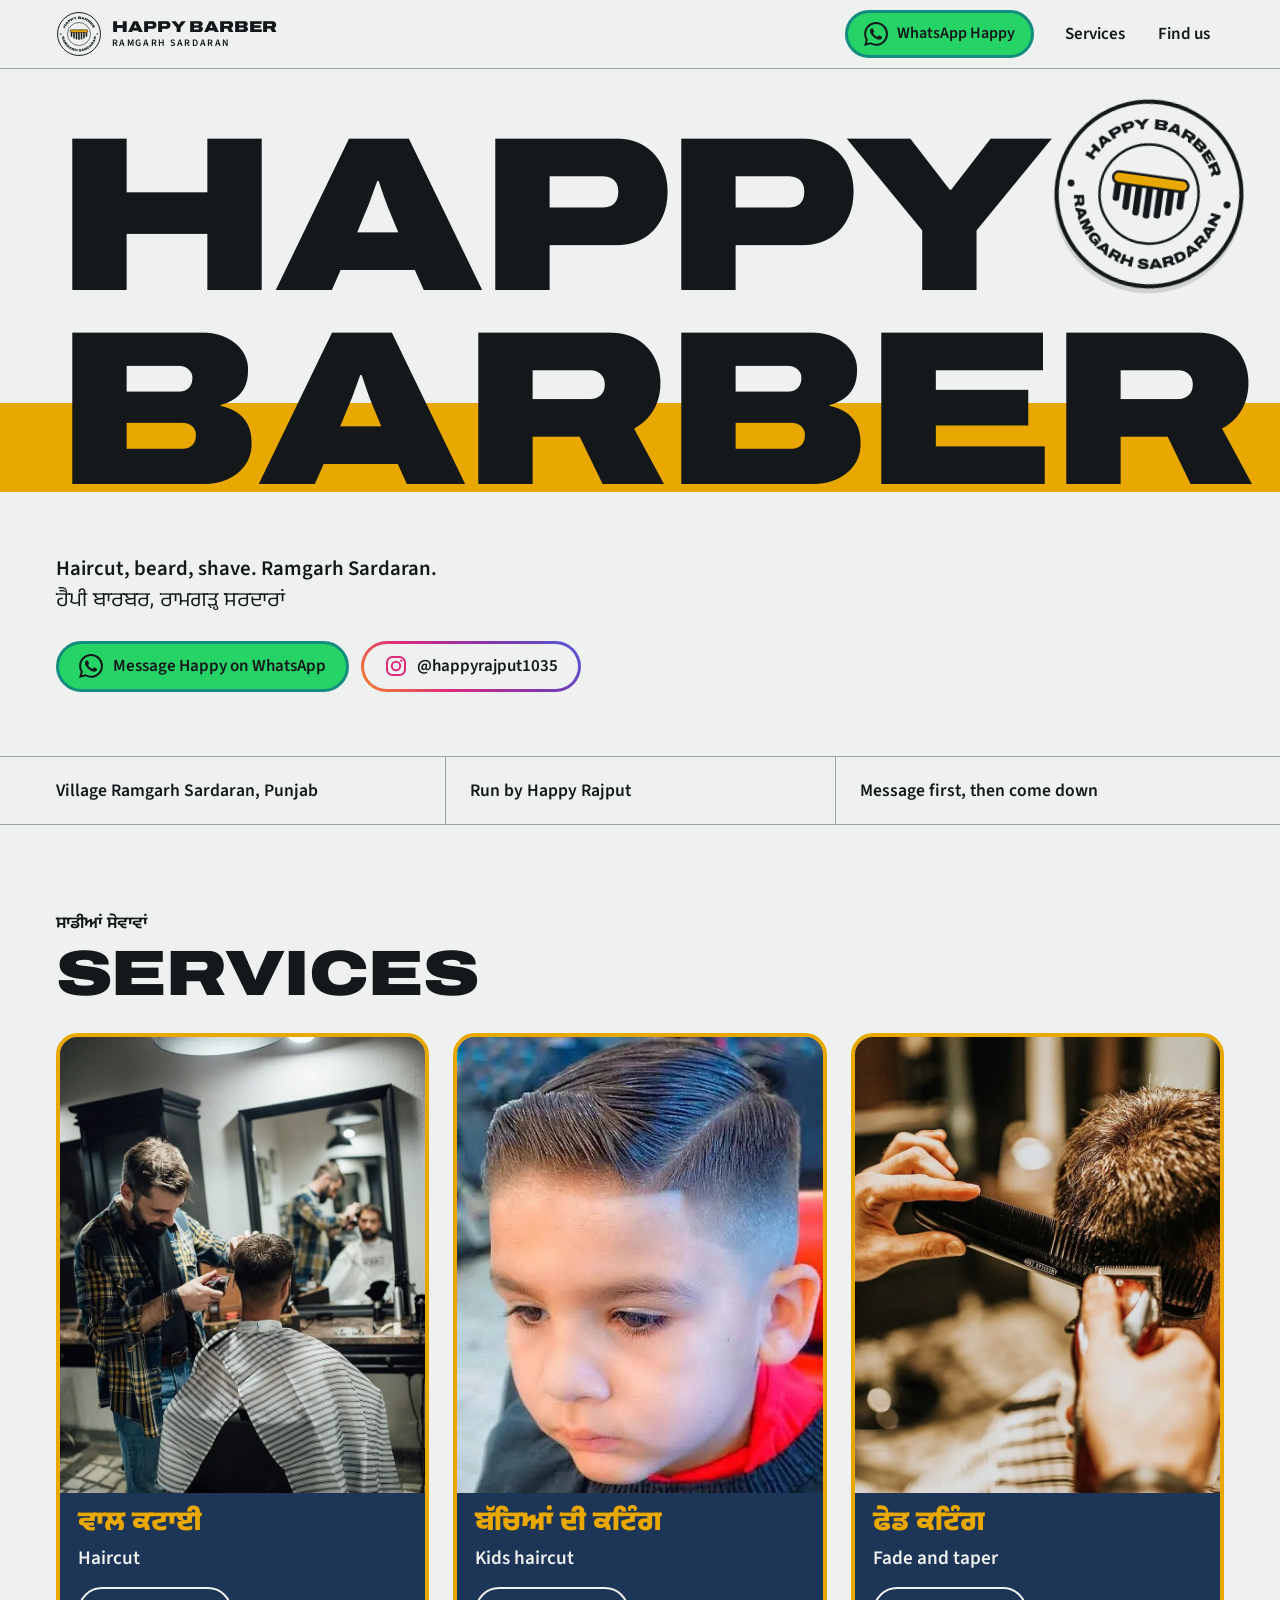
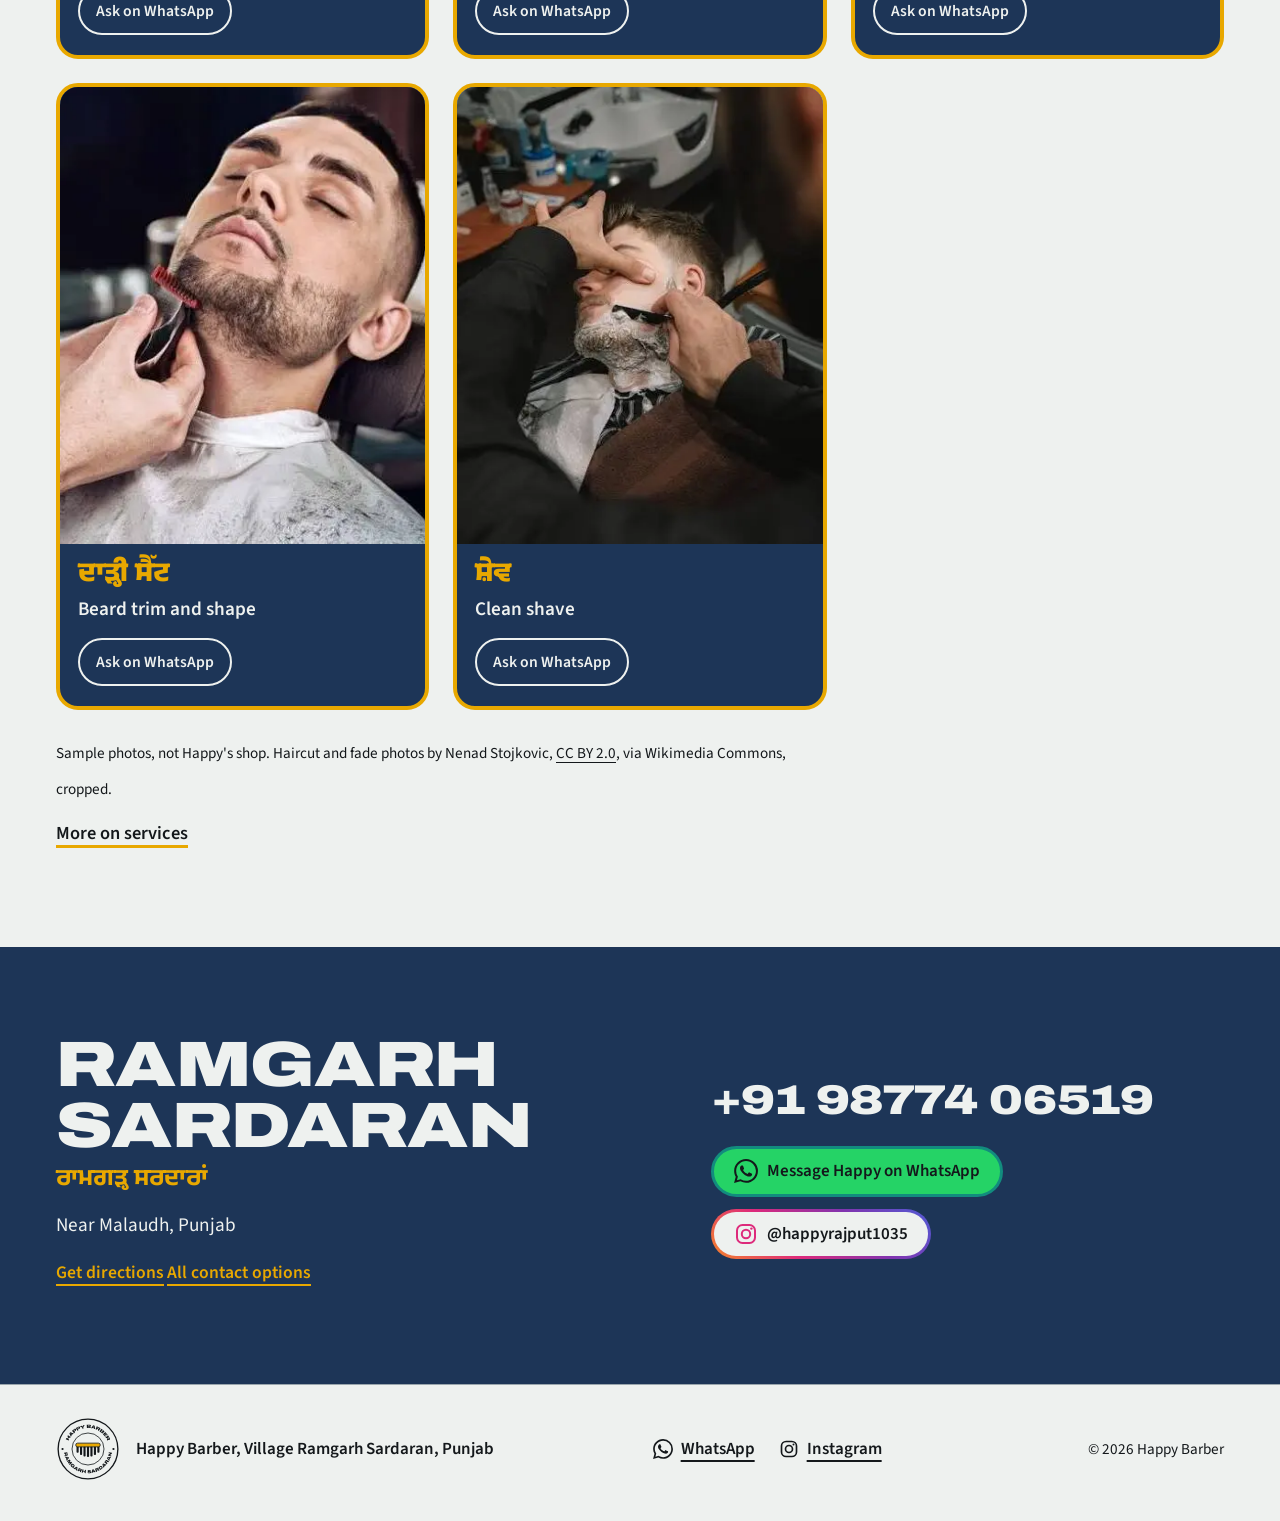
<file: index.html>
<!DOCTYPE html>
<html lang="en" class="no-js">
<head>
<meta charset="utf-8">
<meta name="viewport" content="width=device-width, initial-scale=1">
<title>Happy Barber, Ramgarh Sardaran | Haircut, beard and shave</title>
<meta name="description" content="Happy Barber is the village barber of Ramgarh Sardaran, Punjab. Haircut, beard and shave. Message Happy Rajput on WhatsApp and come down.">
<meta name="theme-color" content="#EEF1EF">
<meta property="og:type" content="website">
<meta property="og:site_name" content="Happy Barber">
<meta property="og:title" content="Happy Barber, Ramgarh Sardaran | Haircut, beard and shave">
<meta property="og:description" content="Happy Barber is the village barber of Ramgarh Sardaran, Punjab. Haircut, beard and shave. Message Happy Rajput on WhatsApp and come down.">
<meta property="og:image" content="images/og-card.png">
<meta property="og:image:width" content="1200">
<meta property="og:image:height" content="630">
<meta property="og:image:alt" content="Happy Barber seal and wordmark, Ramgarh Sardaran">
<meta name="twitter:card" content="summary_large_image">
<meta name="twitter:title" content="Happy Barber, Ramgarh Sardaran | Haircut, beard and shave">
<meta name="twitter:description" content="Happy Barber is the village barber of Ramgarh Sardaran, Punjab. Haircut, beard and shave. Message Happy Rajput on WhatsApp and come down.">
<meta name="twitter:image" content="images/og-card.png">
<link rel="icon" href="images/favicon.svg" type="image/svg+xml">
<link rel="apple-touch-icon" href="images/apple-touch-icon.png">
<link rel="preconnect" href="https://fonts.googleapis.com">
<link rel="preconnect" href="https://fonts.gstatic.com" crossorigin>
<link rel="stylesheet" href="https://fonts.googleapis.com/css2?family=Anek+Gurmukhi:wght@400..800&amp;family=Archivo:wdth,wght@125,800..900&amp;family=Source+Sans+3:wght@400;600&amp;display=swap">
<link rel="stylesheet" href="styles.css">
<script src="main.js"></script>
<script type="application/ld+json">
{
  "@context": "https://schema.org",
  "@type": "HairSalon",
  "name": "Happy Barber",
  "telephone": "+919877406519",
  "address": {
    "@type": "PostalAddress",
    "addressLocality": "Ramgarh Sardaran",
    "addressRegion": "Punjab",
    "postalCode": "141119",
    "addressCountry": "IN"
  },
  "sameAs": ["https://www.instagram.com/happyrajput1035/"]
}
</script>
</head>
<body>
<a class="skip-link" href="#main">Skip to content</a>
<header class="site-header" id="top">
  <div class="wrap site-header__inner">
    <a class="lockup" href="index.html" aria-label="Happy Barber, Ramgarh Sardaran, home">
      <!-- fallback logo, designed in-house, replace if the client supplies a real one -->
      <img src="images/logo.svg" width="46" height="46" alt="">
      <span>
        <span class="lockup__name">Happy Barber</span>
        <span class="lockup__sub">Ramgarh Sardaran</span>
      </span>
    </a>
    <a class="btn btn--wa btn--sm wa-pill" href="https://wa.me/919877406519?text=Sat%20Sri%20Akal%20Happy%2C%20I%20want%20to%20book%20a%20cut." target="_blank" rel="noopener noreferrer" aria-label="WhatsApp Happy">
      <svg viewBox="0 0 24 24" aria-hidden="true" focusable="false"><path d="M17.472 14.382c-.297-.149-1.758-.867-2.03-.967-.273-.099-.471-.148-.67.15-.197.297-.767.966-.94 1.164-.173.199-.347.223-.644.075-.297-.15-1.255-.463-2.39-1.475-.883-.788-1.48-1.761-1.653-2.059-.173-.297-.018-.458.13-.606.134-.133.298-.347.446-.52.149-.174.198-.298.298-.497.099-.198.05-.371-.025-.52-.075-.149-.669-1.612-.916-2.207-.242-.579-.487-.5-.669-.51-.173-.008-.371-.01-.57-.01-.198 0-.52.074-.792.372-.272.297-1.04 1.016-1.04 2.479 0 1.462 1.065 2.875 1.213 3.074.149.198 2.096 3.2 5.077 4.487.709.306 1.262.489 1.694.625.712.227 1.36.195 1.871.118.571-.085 1.758-.719 2.006-1.413.248-.694.248-1.289.173-1.413-.074-.124-.272-.198-.57-.347m-5.421 7.403h-.004a9.87 9.87 0 01-5.031-1.378l-.361-.214-3.741.982.998-3.648-.235-.374a9.86 9.86 0 01-1.51-5.26c.001-5.45 4.436-9.884 9.888-9.884 2.64 0 5.122 1.03 6.988 2.898a9.825 9.825 0 012.893 6.994c-.003 5.45-4.437 9.884-9.885 9.884m8.413-18.297A11.815 11.815 0 0012.05 0C5.495 0 .16 5.335.157 11.892c0 2.096.547 4.142 1.588 5.945L.057 24l6.305-1.654a11.882 11.882 0 005.683 1.448h.005c6.554 0 11.89-5.335 11.893-11.893a11.821 11.821 0 00-3.48-8.413Z"/></svg><span class="wa-pill__text">WhatsApp<span class="wa-pill__extra"> Happy</span></span>
    </a>
    <button class="nav-toggle" type="button" aria-expanded="false" aria-controls="site-nav" aria-label="Menu">
      <span class="nav-toggle__bars"></span>
    </button>
    <nav class="site-nav" id="site-nav" aria-label="Main">
      <a href="services.html">Services</a>
      <a href="contact.html">Find us</a>
    </nav>
  </div>
</header>
<main id="main" tabindex="-1">

  <section class="hero" aria-labelledby="hero-title">
    <!-- fallback logo, designed in-house, replace if the client supplies a real one -->
    <img class="hero__seal" src="images/logo.svg" width="300" height="300" alt="Happy Barber seal, a comb whose teeth form a smile">
    <div class="wrap hero__inner">
      <h1 class="hero__mark" id="hero-title"><span>Happy</span><span class="hero__barber">Barber</span></h1>
      <div class="hero__body">
        <p class="hero__line">Haircut, beard, shave. Ramgarh Sardaran.</p>
        <p class="hero__pa" lang="pa">ਹੈਪੀ ਬਾਰਬਰ, ਰਾਮਗੜ੍ਹ ਸਰਦਾਰਾਂ</p>
        <div class="hero__cta">
          <a class="btn btn--wa" href="https://wa.me/919877406519?text=Sat%20Sri%20Akal%20Happy%2C%20I%20want%20to%20book%20a%20cut." target="_blank" rel="noopener noreferrer"><svg viewBox="0 0 24 24" aria-hidden="true" focusable="false"><path d="M17.472 14.382c-.297-.149-1.758-.867-2.03-.967-.273-.099-.471-.148-.67.15-.197.297-.767.966-.94 1.164-.173.199-.347.223-.644.075-.297-.15-1.255-.463-2.39-1.475-.883-.788-1.48-1.761-1.653-2.059-.173-.297-.018-.458.13-.606.134-.133.298-.347.446-.52.149-.174.198-.298.298-.497.099-.198.05-.371-.025-.52-.075-.149-.669-1.612-.916-2.207-.242-.579-.487-.5-.669-.51-.173-.008-.371-.01-.57-.01-.198 0-.52.074-.792.372-.272.297-1.04 1.016-1.04 2.479 0 1.462 1.065 2.875 1.213 3.074.149.198 2.096 3.2 5.077 4.487.709.306 1.262.489 1.694.625.712.227 1.36.195 1.871.118.571-.085 1.758-.719 2.006-1.413.248-.694.248-1.289.173-1.413-.074-.124-.272-.198-.57-.347m-5.421 7.403h-.004a9.87 9.87 0 01-5.031-1.378l-.361-.214-3.741.982.998-3.648-.235-.374a9.86 9.86 0 01-1.51-5.26c.001-5.45 4.436-9.884 9.888-9.884 2.64 0 5.122 1.03 6.988 2.898a9.825 9.825 0 012.893 6.994c-.003 5.45-4.437 9.884-9.885 9.884m8.413-18.297A11.815 11.815 0 0012.05 0C5.495 0 .16 5.335.157 11.892c0 2.096.547 4.142 1.588 5.945L.057 24l6.305-1.654a11.882 11.882 0 005.683 1.448h.005c6.554 0 11.89-5.335 11.893-11.893a11.821 11.821 0 00-3.48-8.413Z"/></svg>Message Happy on WhatsApp</a>
          <a class="btn btn--ig" href="https://www.instagram.com/happyrajput1035/" target="_blank" rel="noopener noreferrer"><svg viewBox="0 0 24 24" aria-hidden="true" focusable="false"><rect x="3" y="3" width="18" height="18" rx="5.5"/><circle cx="12" cy="12" r="4.2"/><circle class="dot" cx="17.4" cy="6.6" r="1.2"/></svg>@happyrajput1035</a>
        </div>
      </div>
    </div>
  </section>

  <section class="facts" aria-label="At a glance">
    <div class="wrap">
      <ul>
        <li>Village Ramgarh Sardaran, Punjab</li>
        <li>Run by Happy Rajput</li>
        <li>Message first, then come down</li>
      </ul>
    </div>
  </section>

  <section class="section" aria-labelledby="services-title">
    <div class="wrap">
      <div class="section__head">
        <span class="eyebrow" lang="pa">ਸਾਡੀਆਂ ਸੇਵਾਵਾਂ</span>
        <h2 class="display section__title" id="services-title">Services</h2>
      </div>
      <!-- TO CONFIRM: the service list is a generic village barber menu, not Happy's confirmed list. -->
      <!-- PHOTO SLOTS: these are sample photos, not Happy's shop. To use his own, replace the jpg and webp files named in each card and update the alt text. -->
      <ul class="svc-grid">
      <li class="svc">
        <figure class="svc__fig">
          <picture>
            <source srcset="images/barber-trimming-hair-with-clipper-in-front-of-mirror.webp" type="image/webp">
            <img src="images/barber-trimming-hair-with-clipper-in-front-of-mirror.jpg" width="800" height="1000" alt="A barber in a checked shirt trims a seated client's hair with a clipper, with a mirror behind them" loading="lazy">
          </picture>
        </figure>
        <div class="svc__body">
          <span class="svc__pa" lang="pa">ਵਾਲ ਕਟਾਈ</span>
          <h3 class="svc__en">Haircut</h3>
          <!-- <span class="rate">Rs 000</span> -->
          <a class="pill" data-service="haircut" href="https://wa.me/919877406519?text=Sat%20Sri%20Akal%20Happy%2C%20I%20want%20a%20haircut%20at%20your%20shop%20in%20Ramgarh%20Sardaran.%20Are%20you%20free%20today%3F" target="_blank" rel="noopener noreferrer">Ask on WhatsApp<span class="visually-hidden">: Haircut</span></a>
        </div>
      </li>
      <li class="svc">
        <figure class="svc__fig">
          <picture>
            <source srcset="images/kids-haircut-with-neat-side-parting.webp" type="image/webp">
            <img src="images/kids-haircut-with-neat-side-parting.jpg" width="452" height="565" alt="A young boy in a barber's cape with a neat side-parted haircut and short faded sides" loading="lazy">
          </picture>
        </figure>
        <div class="svc__body">
          <span class="svc__pa" lang="pa">ਬੱਚਿਆਂ ਦੀ ਕਟਿੰਗ</span>
          <h3 class="svc__en">Kids haircut</h3>
          <!-- <span class="rate">Rs 000</span> -->
          <a class="pill" data-service="kids haircut" href="https://wa.me/919877406519?text=Sat%20Sri%20Akal%20Happy%2C%20I%20want%20a%20kids%20haircut%20at%20your%20shop%20in%20Ramgarh%20Sardaran.%20Are%20you%20free%20today%3F" target="_blank" rel="noopener noreferrer">Ask on WhatsApp<span class="visually-hidden">: Kids haircut</span></a>
        </div>
      </li>
      <li class="svc">
        <figure class="svc__fig">
          <picture>
            <source srcset="images/barber-holding-comb-and-clipper-against-short-hair.webp" type="image/webp">
            <img src="images/barber-holding-comb-and-clipper-against-short-hair.jpg" width="800" height="1000" alt="Close view of a barber's hands holding a comb and a clipper against a client's short hair" loading="lazy">
          </picture>
        </figure>
        <div class="svc__body">
          <span class="svc__pa" lang="pa">ਫੇਡ ਕਟਿੰਗ</span>
          <h3 class="svc__en">Fade and taper</h3>
          <!-- <span class="rate">Rs 000</span> -->
          <a class="pill" data-service="fade and taper" href="https://wa.me/919877406519?text=Sat%20Sri%20Akal%20Happy%2C%20I%20want%20a%20fade%20and%20taper%20at%20your%20shop%20in%20Ramgarh%20Sardaran.%20Are%20you%20free%20today%3F" target="_blank" rel="noopener noreferrer">Ask on WhatsApp<span class="visually-hidden">: Fade and taper</span></a>
        </div>
      </li>
      <li class="svc">
        <figure class="svc__fig">
          <picture>
            <source srcset="images/barber-trimming-beard-with-trimmer-client-leaning-back.webp" type="image/webp">
            <img src="images/barber-trimming-beard-with-trimmer-client-leaning-back.jpg" width="358" height="447" alt="A barber trims the beard of a client leaning back in the chair" loading="lazy">
          </picture>
        </figure>
        <div class="svc__body">
          <span class="svc__pa" lang="pa">ਦਾੜ੍ਹੀ ਸੈੱਟ</span>
          <h3 class="svc__en">Beard trim and shape</h3>
          <!-- <span class="rate">Rs 000</span> -->
          <a class="pill" data-service="beard trim and shape" href="https://wa.me/919877406519?text=Sat%20Sri%20Akal%20Happy%2C%20I%20want%20a%20beard%20trim%20and%20shape%20at%20your%20shop%20in%20Ramgarh%20Sardaran.%20Are%20you%20free%20today%3F" target="_blank" rel="noopener noreferrer">Ask on WhatsApp<span class="visually-hidden">: Beard trim and shape</span></a>
        </div>
      </li>
      <li class="svc">
        <figure class="svc__fig">
          <picture>
            <source srcset="images/barber-shaving-foamed-beard-with-straight-razor.webp" type="image/webp">
            <img src="images/barber-shaving-foamed-beard-with-straight-razor.jpg" width="399" height="499" alt="A barber shaves a foam-covered beard with a straight razor" loading="lazy">
          </picture>
        </figure>
        <div class="svc__body">
          <span class="svc__pa" lang="pa">ਸ਼ੇਵ</span>
          <h3 class="svc__en">Clean shave</h3>
          <!-- <span class="rate">Rs 000</span> -->
          <a class="pill" data-service="clean shave" href="https://wa.me/919877406519?text=Sat%20Sri%20Akal%20Happy%2C%20I%20want%20a%20clean%20shave%20at%20your%20shop%20in%20Ramgarh%20Sardaran.%20Are%20you%20free%20today%3F" target="_blank" rel="noopener noreferrer">Ask on WhatsApp<span class="visually-hidden">: Clean shave</span></a>
        </div>
      </li>
      </ul>
      <p class="credit">Sample photos, not Happy's shop. Haircut and fade photos by Nenad Stojkovic, <a href="https://creativecommons.org/licenses/by/2.0" target="_blank" rel="noopener noreferrer">CC BY 2.0</a>, via Wikimedia Commons, cropped.</p>
      <p class="more"><a href="services.html">More on services</a></p>
    </div>
  </section>

  <section class="band" aria-labelledby="find-title">
    <div class="wrap band__grid">
      <div>
        <h2 class="display band__place" id="find-title">Ramgarh Sardaran</h2>
        <span class="band__pa" lang="pa">ਰਾਮਗੜ੍ਹ ਸਰਦਾਰਾਂ</span>
        <p class="band__near">Near Malaudh, Punjab</p>
        <a class="link-light" href="https://www.google.com/maps/search/?api=1&amp;query=Ramgarh+Sardaran+Punjab+141119" target="_blank" rel="noopener noreferrer">Get directions</a>
        <a class="link-light" href="contact.html">All contact options</a>
      </div>
      <div>
        <a class="band__phone" href="tel:+919877406519" aria-label="Call Happy on +91 98774 06519">+91 98774 06519</a>
        <div class="band__cta">
        <a class="btn btn--wa" href="https://wa.me/919877406519?text=Sat%20Sri%20Akal%20Happy%2C%20I%20want%20to%20book%20a%20cut." target="_blank" rel="noopener noreferrer"><svg viewBox="0 0 24 24" aria-hidden="true" focusable="false"><path d="M17.472 14.382c-.297-.149-1.758-.867-2.03-.967-.273-.099-.471-.148-.67.15-.197.297-.767.966-.94 1.164-.173.199-.347.223-.644.075-.297-.15-1.255-.463-2.39-1.475-.883-.788-1.48-1.761-1.653-2.059-.173-.297-.018-.458.13-.606.134-.133.298-.347.446-.52.149-.174.198-.298.298-.497.099-.198.05-.371-.025-.52-.075-.149-.669-1.612-.916-2.207-.242-.579-.487-.5-.669-.51-.173-.008-.371-.01-.57-.01-.198 0-.52.074-.792.372-.272.297-1.04 1.016-1.04 2.479 0 1.462 1.065 2.875 1.213 3.074.149.198 2.096 3.2 5.077 4.487.709.306 1.262.489 1.694.625.712.227 1.36.195 1.871.118.571-.085 1.758-.719 2.006-1.413.248-.694.248-1.289.173-1.413-.074-.124-.272-.198-.57-.347m-5.421 7.403h-.004a9.87 9.87 0 01-5.031-1.378l-.361-.214-3.741.982.998-3.648-.235-.374a9.86 9.86 0 01-1.51-5.26c.001-5.45 4.436-9.884 9.888-9.884 2.64 0 5.122 1.03 6.988 2.898a9.825 9.825 0 012.893 6.994c-.003 5.45-4.437 9.884-9.885 9.884m8.413-18.297A11.815 11.815 0 0012.05 0C5.495 0 .16 5.335.157 11.892c0 2.096.547 4.142 1.588 5.945L.057 24l6.305-1.654a11.882 11.882 0 005.683 1.448h.005c6.554 0 11.89-5.335 11.893-11.893a11.821 11.821 0 00-3.48-8.413Z"/></svg>Message Happy on WhatsApp</a>
        <a class="btn btn--ig" href="https://www.instagram.com/happyrajput1035/" target="_blank" rel="noopener noreferrer"><svg viewBox="0 0 24 24" aria-hidden="true" focusable="false"><rect x="3" y="3" width="18" height="18" rx="5.5"/><circle cx="12" cy="12" r="4.2"/><circle class="dot" cx="17.4" cy="6.6" r="1.2"/></svg>@happyrajput1035</a>
      </div>
      </div>
    </div>
  </section>

</main>
<footer class="site-footer">
  <div class="wrap site-footer__grid">
    <div class="site-footer__id">
      <img src="images/logo.svg" width="64" height="64" alt="Happy Barber seal, a comb with a smile">
      <p class="site-footer__name">Happy Barber, Village Ramgarh Sardaran, Punjab</p>
    </div>
    <div class="site-footer__links">
      <a href="https://wa.me/919877406519?text=Sat%20Sri%20Akal%20Happy%2C%20I%20want%20to%20book%20a%20cut." target="_blank" rel="noopener noreferrer"><svg class="g-wa" viewBox="0 0 24 24" aria-hidden="true" focusable="false"><path d="M17.472 14.382c-.297-.149-1.758-.867-2.03-.967-.273-.099-.471-.148-.67.15-.197.297-.767.966-.94 1.164-.173.199-.347.223-.644.075-.297-.15-1.255-.463-2.39-1.475-.883-.788-1.48-1.761-1.653-2.059-.173-.297-.018-.458.13-.606.134-.133.298-.347.446-.52.149-.174.198-.298.298-.497.099-.198.05-.371-.025-.52-.075-.149-.669-1.612-.916-2.207-.242-.579-.487-.5-.669-.51-.173-.008-.371-.01-.57-.01-.198 0-.52.074-.792.372-.272.297-1.04 1.016-1.04 2.479 0 1.462 1.065 2.875 1.213 3.074.149.198 2.096 3.2 5.077 4.487.709.306 1.262.489 1.694.625.712.227 1.36.195 1.871.118.571-.085 1.758-.719 2.006-1.413.248-.694.248-1.289.173-1.413-.074-.124-.272-.198-.57-.347m-5.421 7.403h-.004a9.87 9.87 0 01-5.031-1.378l-.361-.214-3.741.982.998-3.648-.235-.374a9.86 9.86 0 01-1.51-5.26c.001-5.45 4.436-9.884 9.888-9.884 2.64 0 5.122 1.03 6.988 2.898a9.825 9.825 0 012.893 6.994c-.003 5.45-4.437 9.884-9.885 9.884m8.413-18.297A11.815 11.815 0 0012.05 0C5.495 0 .16 5.335.157 11.892c0 2.096.547 4.142 1.588 5.945L.057 24l6.305-1.654a11.882 11.882 0 005.683 1.448h.005c6.554 0 11.89-5.335 11.893-11.893a11.821 11.821 0 00-3.48-8.413Z"/></svg>WhatsApp</a>
      <a href="https://www.instagram.com/happyrajput1035/" target="_blank" rel="noopener noreferrer"><svg class="g-ig" viewBox="0 0 24 24" aria-hidden="true" focusable="false"><rect x="3" y="3" width="18" height="18" rx="5.5"/><circle cx="12" cy="12" r="4.2"/><circle class="dot" cx="17.4" cy="6.6" r="1.2"/></svg>Instagram</a>
    </div>
    <p class="site-footer__copy">&copy; <span data-year>2026</span> Happy Barber</p>
  </div>
</footer>
</body>
</html>
</file>
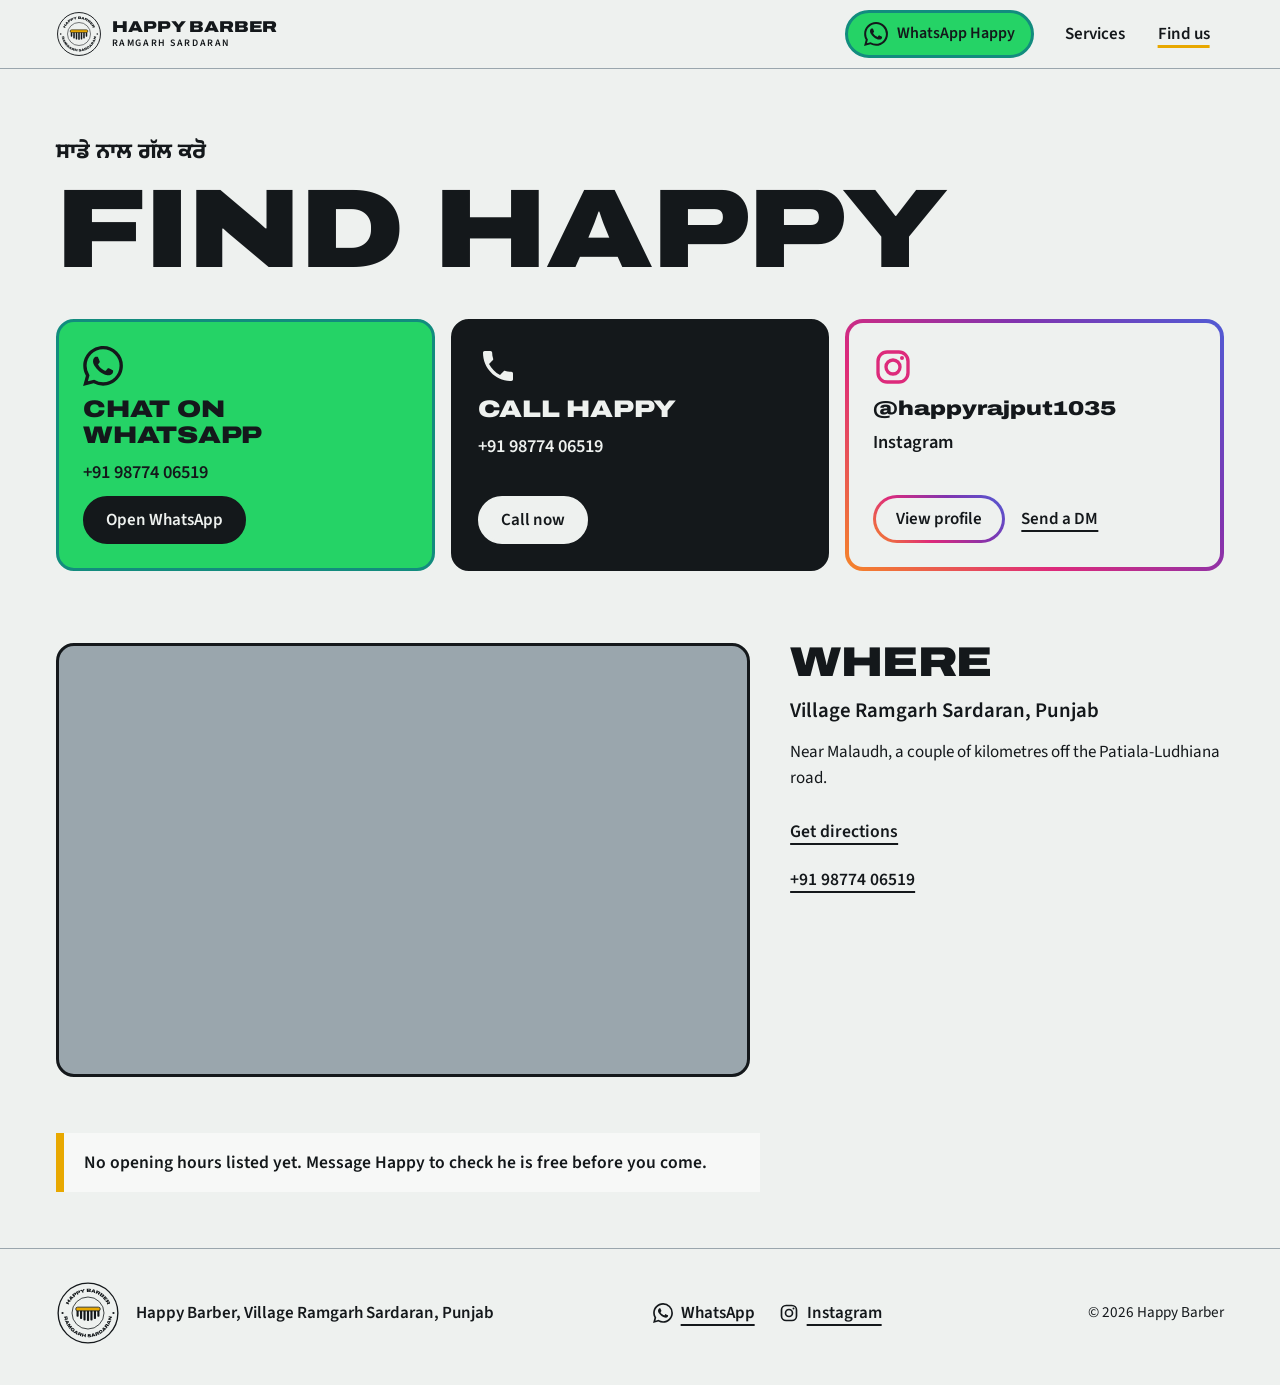
<file: contact.html>
<!DOCTYPE html>
<html lang="en" class="no-js">
<head>
<meta charset="utf-8">
<meta name="viewport" content="width=device-width, initial-scale=1">
<title>Find Happy | Happy Barber, Ramgarh Sardaran</title>
<meta name="description" content="Contact Happy Barber in Village Ramgarh Sardaran, Punjab. Message on WhatsApp, call +91 98774 06519, or find Happy on Instagram.">
<meta name="theme-color" content="#EEF1EF">
<meta property="og:type" content="website">
<meta property="og:site_name" content="Happy Barber">
<meta property="og:title" content="Find Happy | Happy Barber, Ramgarh Sardaran">
<meta property="og:description" content="Contact Happy Barber in Village Ramgarh Sardaran, Punjab. Message on WhatsApp, call +91 98774 06519, or find Happy on Instagram.">
<meta property="og:image" content="images/og-card.png">
<meta property="og:image:width" content="1200">
<meta property="og:image:height" content="630">
<meta property="og:image:alt" content="Happy Barber seal and wordmark, Ramgarh Sardaran">
<meta name="twitter:card" content="summary_large_image">
<meta name="twitter:title" content="Find Happy | Happy Barber, Ramgarh Sardaran">
<meta name="twitter:description" content="Contact Happy Barber in Village Ramgarh Sardaran, Punjab. Message on WhatsApp, call +91 98774 06519, or find Happy on Instagram.">
<meta name="twitter:image" content="images/og-card.png">
<link rel="icon" href="images/favicon.svg" type="image/svg+xml">
<link rel="apple-touch-icon" href="images/apple-touch-icon.png">
<link rel="preconnect" href="https://fonts.googleapis.com">
<link rel="preconnect" href="https://fonts.gstatic.com" crossorigin>
<link rel="stylesheet" href="https://fonts.googleapis.com/css2?family=Anek+Gurmukhi:wght@400..800&amp;family=Archivo:wdth,wght@125,800..900&amp;family=Source+Sans+3:wght@400;600&amp;display=swap">
<link rel="stylesheet" href="styles.css">
<script src="main.js"></script>
</head>
<body>
<a class="skip-link" href="#main">Skip to content</a>
<header class="site-header" id="top">
  <div class="wrap site-header__inner">
    <a class="lockup" href="index.html" aria-label="Happy Barber, Ramgarh Sardaran, home">
      <!-- fallback logo, designed in-house, replace if the client supplies a real one -->
      <img src="images/logo.svg" width="46" height="46" alt="">
      <span>
        <span class="lockup__name">Happy Barber</span>
        <span class="lockup__sub">Ramgarh Sardaran</span>
      </span>
    </a>
    <a class="btn btn--wa btn--sm wa-pill" href="https://wa.me/919877406519?text=Sat%20Sri%20Akal%20Happy%2C%20I%20want%20to%20book%20a%20cut." target="_blank" rel="noopener noreferrer" aria-label="WhatsApp Happy">
      <svg viewBox="0 0 24 24" aria-hidden="true" focusable="false"><path d="M17.472 14.382c-.297-.149-1.758-.867-2.03-.967-.273-.099-.471-.148-.67.15-.197.297-.767.966-.94 1.164-.173.199-.347.223-.644.075-.297-.15-1.255-.463-2.39-1.475-.883-.788-1.48-1.761-1.653-2.059-.173-.297-.018-.458.13-.606.134-.133.298-.347.446-.52.149-.174.198-.298.298-.497.099-.198.05-.371-.025-.52-.075-.149-.669-1.612-.916-2.207-.242-.579-.487-.5-.669-.51-.173-.008-.371-.01-.57-.01-.198 0-.52.074-.792.372-.272.297-1.04 1.016-1.04 2.479 0 1.462 1.065 2.875 1.213 3.074.149.198 2.096 3.2 5.077 4.487.709.306 1.262.489 1.694.625.712.227 1.36.195 1.871.118.571-.085 1.758-.719 2.006-1.413.248-.694.248-1.289.173-1.413-.074-.124-.272-.198-.57-.347m-5.421 7.403h-.004a9.87 9.87 0 01-5.031-1.378l-.361-.214-3.741.982.998-3.648-.235-.374a9.86 9.86 0 01-1.51-5.26c.001-5.45 4.436-9.884 9.888-9.884 2.64 0 5.122 1.03 6.988 2.898a9.825 9.825 0 012.893 6.994c-.003 5.45-4.437 9.884-9.885 9.884m8.413-18.297A11.815 11.815 0 0012.05 0C5.495 0 .16 5.335.157 11.892c0 2.096.547 4.142 1.588 5.945L.057 24l6.305-1.654a11.882 11.882 0 005.683 1.448h.005c6.554 0 11.89-5.335 11.893-11.893a11.821 11.821 0 00-3.48-8.413Z"/></svg><span class="wa-pill__text">WhatsApp<span class="wa-pill__extra"> Happy</span></span>
    </a>
    <button class="nav-toggle" type="button" aria-expanded="false" aria-controls="site-nav" aria-label="Menu">
      <span class="nav-toggle__bars"></span>
    </button>
    <nav class="site-nav" id="site-nav" aria-label="Main">
      <a href="services.html">Services</a>
      <a href="contact.html" aria-current="page">Find us</a>
    </nav>
  </div>
</header>
<main id="main" tabindex="-1">

  <section class="page-head">
    <div class="wrap">
      <span class="eyebrow" lang="pa">ਸਾਡੇ ਨਾਲ ਗੱਲ ਕਰੋ</span>
      <h1 class="display">Find Happy</h1>
    </div>
  </section>

  <section class="section-tight" aria-label="Ways to reach Happy">
    <div class="wrap">
      <div class="cards">
        <article class="card card--wa">
          <svg class="card__glyph" viewBox="0 0 24 24" aria-hidden="true" focusable="false"><path d="M17.472 14.382c-.297-.149-1.758-.867-2.03-.967-.273-.099-.471-.148-.67.15-.197.297-.767.966-.94 1.164-.173.199-.347.223-.644.075-.297-.15-1.255-.463-2.39-1.475-.883-.788-1.48-1.761-1.653-2.059-.173-.297-.018-.458.13-.606.134-.133.298-.347.446-.52.149-.174.198-.298.298-.497.099-.198.05-.371-.025-.52-.075-.149-.669-1.612-.916-2.207-.242-.579-.487-.5-.669-.51-.173-.008-.371-.01-.57-.01-.198 0-.52.074-.792.372-.272.297-1.04 1.016-1.04 2.479 0 1.462 1.065 2.875 1.213 3.074.149.198 2.096 3.2 5.077 4.487.709.306 1.262.489 1.694.625.712.227 1.36.195 1.871.118.571-.085 1.758-.719 2.006-1.413.248-.694.248-1.289.173-1.413-.074-.124-.272-.198-.57-.347m-5.421 7.403h-.004a9.87 9.87 0 01-5.031-1.378l-.361-.214-3.741.982.998-3.648-.235-.374a9.86 9.86 0 01-1.51-5.26c.001-5.45 4.436-9.884 9.888-9.884 2.64 0 5.122 1.03 6.988 2.898a9.825 9.825 0 012.893 6.994c-.003 5.45-4.437 9.884-9.885 9.884m8.413-18.297A11.815 11.815 0 0012.05 0C5.495 0 .16 5.335.157 11.892c0 2.096.547 4.142 1.588 5.945L.057 24l6.305-1.654a11.882 11.882 0 005.683 1.448h.005c6.554 0 11.89-5.335 11.893-11.893a11.821 11.821 0 00-3.48-8.413Z"/></svg>
          <h2 class="display card__title">Chat on WhatsApp</h2>
          <p class="card__num">+91 98774 06519</p>
          <a class="btn" href="https://wa.me/919877406519?text=Sat%20Sri%20Akal%20Happy%2C%20I%20want%20to%20book%20a%20cut." target="_blank" rel="noopener noreferrer">Open WhatsApp</a>
        </article>
        <article class="card card--call">
          <svg class="card__glyph" viewBox="0 0 24 24" aria-hidden="true" focusable="false"><path d="M6.62 10.79c1.44 2.83 3.76 5.14 6.59 6.59l2.2-2.2c.27-.27.67-.36 1.02-.24 1.12.37 2.33.57 3.57.57.55 0 1 .45 1 1V20c0 .55-.45 1-1 1-9.39 0-17-7.61-17-17 0-.55.45-1 1-1h3.5c.55 0 1 .45 1 1 0 1.25.2 2.45.57 3.57.11.35.03.74-.25 1.02l-2.2 2.2z"/></svg>
          <h2 class="display card__title">Call Happy</h2>
          <p class="card__num">+91 98774 06519</p>
          <a class="btn" href="tel:+919877406519">Call now</a>
        </article>
        <article class="card card--ig">
          <svg class="card__glyph" viewBox="0 0 24 24" aria-hidden="true" focusable="false"><rect x="3" y="3" width="18" height="18" rx="5.5"/><circle cx="12" cy="12" r="4.2"/><circle class="dot" cx="17.4" cy="6.6" r="1.2"/></svg>
          <h2 class="display card__title card__title--handle">@happyrajput1035</h2>
          <p class="card__num">Instagram</p>
          <div class="card__links">
            <a class="btn btn--ig" href="https://www.instagram.com/happyrajput1035/" target="_blank" rel="noopener noreferrer">View profile</a>
            <a class="card__text-link" href="https://ig.me/m/happyrajput1035" target="_blank" rel="noopener noreferrer">Send a DM</a>
          </div>
        </article>
      </div>

      <div class="where">
        <!-- TO CONFIRM: map is centred on the village, not the shop. Replace the q= value with the shop's exact pin when Happy sends it. -->
        <div class="map">
          <iframe src="https://www.google.com/maps?q=Ramgarh+Sardaran,+Payal,+Ludhiana,+Punjab+141119&amp;output=embed" title="Map of Ramgarh Sardaran, Punjab" loading="lazy" referrerpolicy="no-referrer-when-downgrade"></iframe>
        </div>
        <div class="where__text">
          <h2 class="display">Where</h2>
          <address class="address">Village Ramgarh Sardaran, Punjab</address>
          <!-- TO CONFIRM: the Malaudh hint comes from public listings. Check it with Happy before keeping it. -->
          <p>Near Malaudh, a couple of kilometres off the Patiala-Ludhiana road.</p>
          <div class="where__links">
            <a href="https://www.google.com/maps/search/?api=1&amp;query=Ramgarh+Sardaran+Punjab+141119" target="_blank" rel="noopener noreferrer">Get directions</a>
            <a href="tel:+919877406519">+91 98774 06519</a>
          </div>
        </div>
      </div>

      <p class="note">No opening hours listed yet. Message Happy to check he is free before you come.</p>
    </div>
  </section>

</main>
<footer class="site-footer">
  <div class="wrap site-footer__grid">
    <div class="site-footer__id">
      <img src="images/logo.svg" width="64" height="64" alt="Happy Barber seal, a comb with a smile">
      <p class="site-footer__name">Happy Barber, Village Ramgarh Sardaran, Punjab</p>
    </div>
    <div class="site-footer__links">
      <a href="https://wa.me/919877406519?text=Sat%20Sri%20Akal%20Happy%2C%20I%20want%20to%20book%20a%20cut." target="_blank" rel="noopener noreferrer"><svg class="g-wa" viewBox="0 0 24 24" aria-hidden="true" focusable="false"><path d="M17.472 14.382c-.297-.149-1.758-.867-2.03-.967-.273-.099-.471-.148-.67.15-.197.297-.767.966-.94 1.164-.173.199-.347.223-.644.075-.297-.15-1.255-.463-2.39-1.475-.883-.788-1.48-1.761-1.653-2.059-.173-.297-.018-.458.13-.606.134-.133.298-.347.446-.52.149-.174.198-.298.298-.497.099-.198.05-.371-.025-.52-.075-.149-.669-1.612-.916-2.207-.242-.579-.487-.5-.669-.51-.173-.008-.371-.01-.57-.01-.198 0-.52.074-.792.372-.272.297-1.04 1.016-1.04 2.479 0 1.462 1.065 2.875 1.213 3.074.149.198 2.096 3.2 5.077 4.487.709.306 1.262.489 1.694.625.712.227 1.36.195 1.871.118.571-.085 1.758-.719 2.006-1.413.248-.694.248-1.289.173-1.413-.074-.124-.272-.198-.57-.347m-5.421 7.403h-.004a9.87 9.87 0 01-5.031-1.378l-.361-.214-3.741.982.998-3.648-.235-.374a9.86 9.86 0 01-1.51-5.26c.001-5.45 4.436-9.884 9.888-9.884 2.64 0 5.122 1.03 6.988 2.898a9.825 9.825 0 012.893 6.994c-.003 5.45-4.437 9.884-9.885 9.884m8.413-18.297A11.815 11.815 0 0012.05 0C5.495 0 .16 5.335.157 11.892c0 2.096.547 4.142 1.588 5.945L.057 24l6.305-1.654a11.882 11.882 0 005.683 1.448h.005c6.554 0 11.89-5.335 11.893-11.893a11.821 11.821 0 00-3.48-8.413Z"/></svg>WhatsApp</a>
      <a href="https://www.instagram.com/happyrajput1035/" target="_blank" rel="noopener noreferrer"><svg class="g-ig" viewBox="0 0 24 24" aria-hidden="true" focusable="false"><rect x="3" y="3" width="18" height="18" rx="5.5"/><circle cx="12" cy="12" r="4.2"/><circle class="dot" cx="17.4" cy="6.6" r="1.2"/></svg>Instagram</a>
    </div>
    <p class="site-footer__copy">&copy; <span data-year>2026</span> Happy Barber</p>
  </div>
</footer>
</body>
</html>
</file>
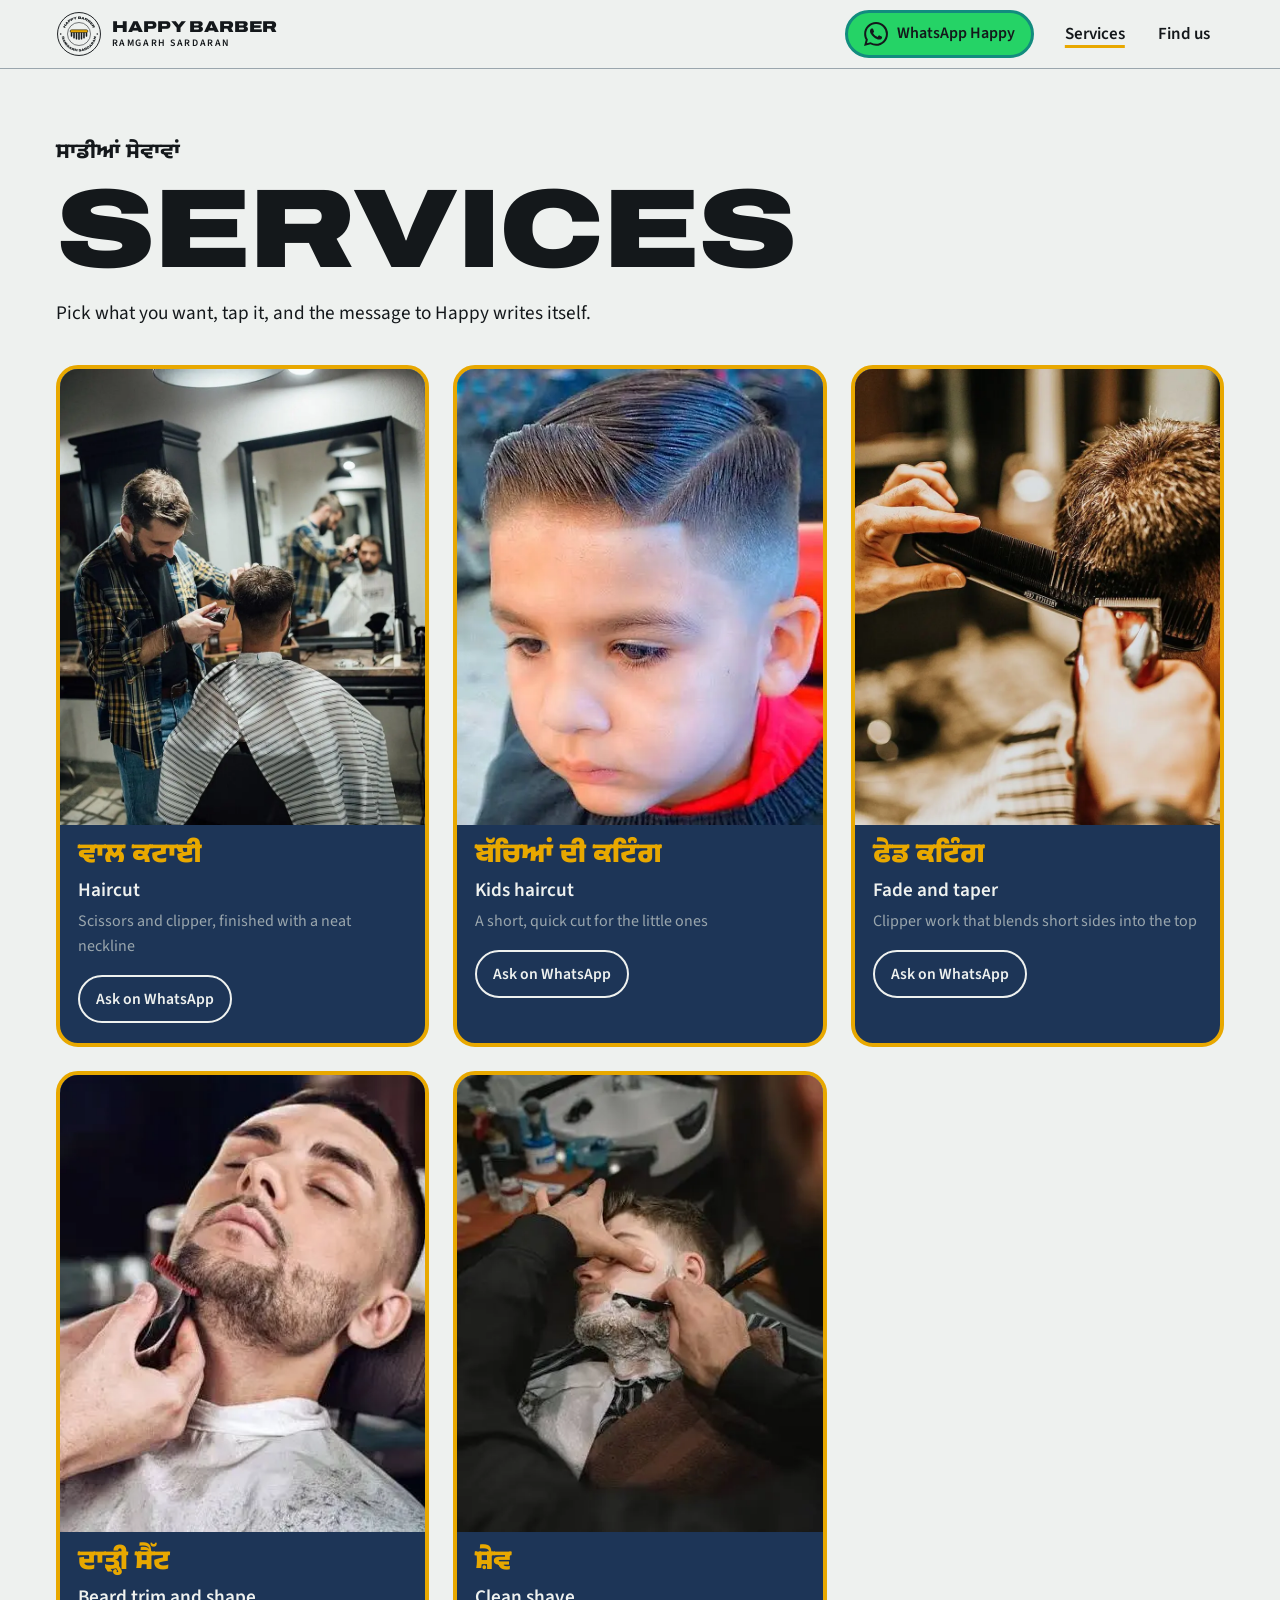
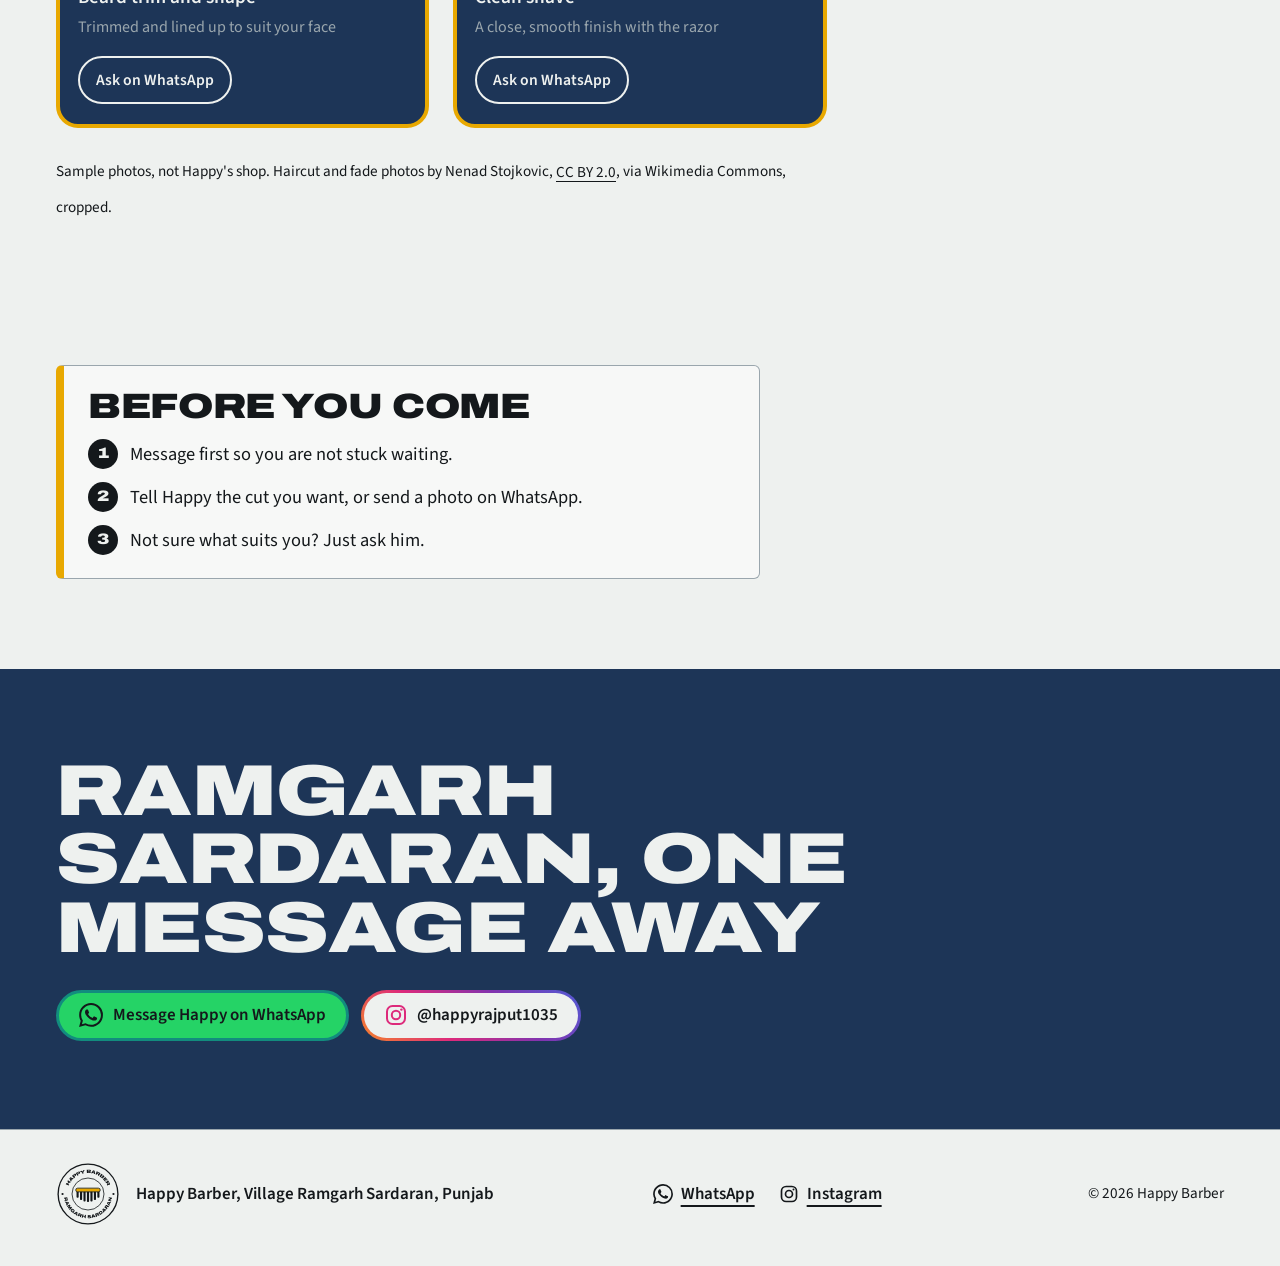
<file: services.html>
<!DOCTYPE html>
<html lang="en" class="no-js">
<head>
<meta charset="utf-8">
<meta name="viewport" content="width=device-width, initial-scale=1">
<title>Services | Happy Barber, Ramgarh Sardaran</title>
<meta name="description" content="Services at Happy Barber, Ramgarh Sardaran, Punjab. Haircut, kids haircut, fade, beard trim and clean shave. Tap a service and the WhatsApp message to Happy writes itself.">
<meta name="theme-color" content="#EEF1EF">
<meta property="og:type" content="website">
<meta property="og:site_name" content="Happy Barber">
<meta property="og:title" content="Services | Happy Barber, Ramgarh Sardaran">
<meta property="og:description" content="Services at Happy Barber, Ramgarh Sardaran, Punjab. Haircut, kids haircut, fade, beard trim and clean shave. Tap a service and the WhatsApp message to Happy writes itself.">
<meta property="og:image" content="images/og-card.png">
<meta property="og:image:width" content="1200">
<meta property="og:image:height" content="630">
<meta property="og:image:alt" content="Happy Barber seal and wordmark, Ramgarh Sardaran">
<meta name="twitter:card" content="summary_large_image">
<meta name="twitter:title" content="Services | Happy Barber, Ramgarh Sardaran">
<meta name="twitter:description" content="Services at Happy Barber, Ramgarh Sardaran, Punjab. Haircut, kids haircut, fade, beard trim and clean shave. Tap a service and the WhatsApp message to Happy writes itself.">
<meta name="twitter:image" content="images/og-card.png">
<link rel="icon" href="images/favicon.svg" type="image/svg+xml">
<link rel="apple-touch-icon" href="images/apple-touch-icon.png">
<link rel="preconnect" href="https://fonts.googleapis.com">
<link rel="preconnect" href="https://fonts.gstatic.com" crossorigin>
<link rel="stylesheet" href="https://fonts.googleapis.com/css2?family=Anek+Gurmukhi:wght@400..800&amp;family=Archivo:wdth,wght@125,800..900&amp;family=Source+Sans+3:wght@400;600&amp;display=swap">
<link rel="stylesheet" href="styles.css">
<script src="main.js"></script>
</head>
<body>
<a class="skip-link" href="#main">Skip to content</a>
<header class="site-header" id="top">
  <div class="wrap site-header__inner">
    <a class="lockup" href="index.html" aria-label="Happy Barber, Ramgarh Sardaran, home">
      <!-- fallback logo, designed in-house, replace if the client supplies a real one -->
      <img src="images/logo.svg" width="46" height="46" alt="">
      <span>
        <span class="lockup__name">Happy Barber</span>
        <span class="lockup__sub">Ramgarh Sardaran</span>
      </span>
    </a>
    <a class="btn btn--wa btn--sm wa-pill" href="https://wa.me/919877406519?text=Sat%20Sri%20Akal%20Happy%2C%20I%20want%20to%20book%20a%20cut." target="_blank" rel="noopener noreferrer" aria-label="WhatsApp Happy">
      <svg viewBox="0 0 24 24" aria-hidden="true" focusable="false"><path d="M17.472 14.382c-.297-.149-1.758-.867-2.03-.967-.273-.099-.471-.148-.67.15-.197.297-.767.966-.94 1.164-.173.199-.347.223-.644.075-.297-.15-1.255-.463-2.39-1.475-.883-.788-1.48-1.761-1.653-2.059-.173-.297-.018-.458.13-.606.134-.133.298-.347.446-.52.149-.174.198-.298.298-.497.099-.198.05-.371-.025-.52-.075-.149-.669-1.612-.916-2.207-.242-.579-.487-.5-.669-.51-.173-.008-.371-.01-.57-.01-.198 0-.52.074-.792.372-.272.297-1.04 1.016-1.04 2.479 0 1.462 1.065 2.875 1.213 3.074.149.198 2.096 3.2 5.077 4.487.709.306 1.262.489 1.694.625.712.227 1.36.195 1.871.118.571-.085 1.758-.719 2.006-1.413.248-.694.248-1.289.173-1.413-.074-.124-.272-.198-.57-.347m-5.421 7.403h-.004a9.87 9.87 0 01-5.031-1.378l-.361-.214-3.741.982.998-3.648-.235-.374a9.86 9.86 0 01-1.51-5.26c.001-5.45 4.436-9.884 9.888-9.884 2.64 0 5.122 1.03 6.988 2.898a9.825 9.825 0 012.893 6.994c-.003 5.45-4.437 9.884-9.885 9.884m8.413-18.297A11.815 11.815 0 0012.05 0C5.495 0 .16 5.335.157 11.892c0 2.096.547 4.142 1.588 5.945L.057 24l6.305-1.654a11.882 11.882 0 005.683 1.448h.005c6.554 0 11.89-5.335 11.893-11.893a11.821 11.821 0 00-3.48-8.413Z"/></svg><span class="wa-pill__text">WhatsApp<span class="wa-pill__extra"> Happy</span></span>
    </a>
    <button class="nav-toggle" type="button" aria-expanded="false" aria-controls="site-nav" aria-label="Menu">
      <span class="nav-toggle__bars"></span>
    </button>
    <nav class="site-nav" id="site-nav" aria-label="Main">
      <a href="services.html" aria-current="page">Services</a>
      <a href="contact.html">Find us</a>
    </nav>
  </div>
</header>
<main id="main" tabindex="-1">

  <section class="page-head">
    <div class="wrap">
      <span class="eyebrow" lang="pa">ਸਾਡੀਆਂ ਸੇਵਾਵਾਂ</span>
      <h1 class="display">Services</h1>
      <p>Pick what you want, tap it, and the message to Happy writes itself.</p>
    </div>
  </section>

  <section class="section-tight" aria-label="Services">
    <div class="wrap">
      <!-- TO CONFIRM: the service list is a generic village barber menu, not Happy's confirmed list. -->
      <!-- PHOTO SLOTS: these are sample photos, not Happy's shop. To use his own, replace the jpg and webp files named in each card and update the alt text. -->
      <ul class="svc-grid">
      <li class="svc">
        <figure class="svc__fig">
          <picture>
            <source srcset="images/barber-trimming-hair-with-clipper-in-front-of-mirror.webp" type="image/webp">
            <img src="images/barber-trimming-hair-with-clipper-in-front-of-mirror.jpg" width="800" height="1000" alt="A barber in a checked shirt trims a seated client's hair with a clipper, with a mirror behind them" loading="lazy">
          </picture>
        </figure>
        <div class="svc__body">
          <span class="svc__pa" lang="pa">ਵਾਲ ਕਟਾਈ</span>
          <h2 class="svc__en">Haircut</h2>
          <p class="svc__desc">Scissors and clipper, finished with a neat neckline</p>
          <!-- <span class="rate">Rs 000</span> -->
          <a class="pill" data-service="haircut" href="https://wa.me/919877406519?text=Sat%20Sri%20Akal%20Happy%2C%20I%20want%20a%20haircut%20at%20your%20shop%20in%20Ramgarh%20Sardaran.%20Are%20you%20free%20today%3F" target="_blank" rel="noopener noreferrer">Ask on WhatsApp<span class="visually-hidden">: Haircut</span></a>
        </div>
      </li>
      <li class="svc">
        <figure class="svc__fig">
          <picture>
            <source srcset="images/kids-haircut-with-neat-side-parting.webp" type="image/webp">
            <img src="images/kids-haircut-with-neat-side-parting.jpg" width="452" height="565" alt="A young boy in a barber's cape with a neat side-parted haircut and short faded sides" loading="lazy">
          </picture>
        </figure>
        <div class="svc__body">
          <span class="svc__pa" lang="pa">ਬੱਚਿਆਂ ਦੀ ਕਟਿੰਗ</span>
          <h2 class="svc__en">Kids haircut</h2>
          <p class="svc__desc">A short, quick cut for the little ones</p>
          <!-- <span class="rate">Rs 000</span> -->
          <a class="pill" data-service="kids haircut" href="https://wa.me/919877406519?text=Sat%20Sri%20Akal%20Happy%2C%20I%20want%20a%20kids%20haircut%20at%20your%20shop%20in%20Ramgarh%20Sardaran.%20Are%20you%20free%20today%3F" target="_blank" rel="noopener noreferrer">Ask on WhatsApp<span class="visually-hidden">: Kids haircut</span></a>
        </div>
      </li>
      <li class="svc">
        <figure class="svc__fig">
          <picture>
            <source srcset="images/barber-holding-comb-and-clipper-against-short-hair.webp" type="image/webp">
            <img src="images/barber-holding-comb-and-clipper-against-short-hair.jpg" width="800" height="1000" alt="Close view of a barber's hands holding a comb and a clipper against a client's short hair" loading="lazy">
          </picture>
        </figure>
        <div class="svc__body">
          <span class="svc__pa" lang="pa">ਫੇਡ ਕਟਿੰਗ</span>
          <h2 class="svc__en">Fade and taper</h2>
          <p class="svc__desc">Clipper work that blends short sides into the top</p>
          <!-- <span class="rate">Rs 000</span> -->
          <a class="pill" data-service="fade and taper" href="https://wa.me/919877406519?text=Sat%20Sri%20Akal%20Happy%2C%20I%20want%20a%20fade%20and%20taper%20at%20your%20shop%20in%20Ramgarh%20Sardaran.%20Are%20you%20free%20today%3F" target="_blank" rel="noopener noreferrer">Ask on WhatsApp<span class="visually-hidden">: Fade and taper</span></a>
        </div>
      </li>
      <li class="svc">
        <figure class="svc__fig">
          <picture>
            <source srcset="images/barber-trimming-beard-with-trimmer-client-leaning-back.webp" type="image/webp">
            <img src="images/barber-trimming-beard-with-trimmer-client-leaning-back.jpg" width="358" height="447" alt="A barber trims the beard of a client leaning back in the chair" loading="lazy">
          </picture>
        </figure>
        <div class="svc__body">
          <span class="svc__pa" lang="pa">ਦਾੜ੍ਹੀ ਸੈੱਟ</span>
          <h2 class="svc__en">Beard trim and shape</h2>
          <p class="svc__desc">Trimmed and lined up to suit your face</p>
          <!-- <span class="rate">Rs 000</span> -->
          <a class="pill" data-service="beard trim and shape" href="https://wa.me/919877406519?text=Sat%20Sri%20Akal%20Happy%2C%20I%20want%20a%20beard%20trim%20and%20shape%20at%20your%20shop%20in%20Ramgarh%20Sardaran.%20Are%20you%20free%20today%3F" target="_blank" rel="noopener noreferrer">Ask on WhatsApp<span class="visually-hidden">: Beard trim and shape</span></a>
        </div>
      </li>
      <li class="svc">
        <figure class="svc__fig">
          <picture>
            <source srcset="images/barber-shaving-foamed-beard-with-straight-razor.webp" type="image/webp">
            <img src="images/barber-shaving-foamed-beard-with-straight-razor.jpg" width="399" height="499" alt="A barber shaves a foam-covered beard with a straight razor" loading="lazy">
          </picture>
        </figure>
        <div class="svc__body">
          <span class="svc__pa" lang="pa">ਸ਼ੇਵ</span>
          <h2 class="svc__en">Clean shave</h2>
          <p class="svc__desc">A close, smooth finish with the razor</p>
          <!-- <span class="rate">Rs 000</span> -->
          <a class="pill" data-service="clean shave" href="https://wa.me/919877406519?text=Sat%20Sri%20Akal%20Happy%2C%20I%20want%20a%20clean%20shave%20at%20your%20shop%20in%20Ramgarh%20Sardaran.%20Are%20you%20free%20today%3F" target="_blank" rel="noopener noreferrer">Ask on WhatsApp<span class="visually-hidden">: Clean shave</span></a>
        </div>
      </li>
      </ul>
      <p class="credit">Sample photos, not Happy's shop. Haircut and fade photos by Nenad Stojkovic, <a href="https://creativecommons.org/licenses/by/2.0" target="_blank" rel="noopener noreferrer">CC BY 2.0</a>, via Wikimedia Commons, cropped.</p>
    </div>
  </section>

  <section class="section" aria-labelledby="before-title">
    <div class="wrap">
      <div class="before">
        <h2 class="display" id="before-title">Before you come</h2>
        <ol>
          <li>Message first so you are not stuck waiting.</li>
          <li>Tell Happy the cut you want, or send a photo on WhatsApp.</li>
          <li>Not sure what suits you? Just ask him.</li>
        </ol>
      </div>
    </div>
  </section>

  <section class="band" aria-labelledby="close-title">
    <div class="wrap">
      <h2 class="display band__big" id="close-title">Ramgarh Sardaran, one message away</h2>
      <div class="band__cta">
        <a class="btn btn--wa" href="https://wa.me/919877406519?text=Sat%20Sri%20Akal%20Happy%2C%20I%20want%20to%20book%20a%20cut." target="_blank" rel="noopener noreferrer"><svg viewBox="0 0 24 24" aria-hidden="true" focusable="false"><path d="M17.472 14.382c-.297-.149-1.758-.867-2.03-.967-.273-.099-.471-.148-.67.15-.197.297-.767.966-.94 1.164-.173.199-.347.223-.644.075-.297-.15-1.255-.463-2.39-1.475-.883-.788-1.48-1.761-1.653-2.059-.173-.297-.018-.458.13-.606.134-.133.298-.347.446-.52.149-.174.198-.298.298-.497.099-.198.05-.371-.025-.52-.075-.149-.669-1.612-.916-2.207-.242-.579-.487-.5-.669-.51-.173-.008-.371-.01-.57-.01-.198 0-.52.074-.792.372-.272.297-1.04 1.016-1.04 2.479 0 1.462 1.065 2.875 1.213 3.074.149.198 2.096 3.2 5.077 4.487.709.306 1.262.489 1.694.625.712.227 1.36.195 1.871.118.571-.085 1.758-.719 2.006-1.413.248-.694.248-1.289.173-1.413-.074-.124-.272-.198-.57-.347m-5.421 7.403h-.004a9.87 9.87 0 01-5.031-1.378l-.361-.214-3.741.982.998-3.648-.235-.374a9.86 9.86 0 01-1.51-5.26c.001-5.45 4.436-9.884 9.888-9.884 2.64 0 5.122 1.03 6.988 2.898a9.825 9.825 0 012.893 6.994c-.003 5.45-4.437 9.884-9.885 9.884m8.413-18.297A11.815 11.815 0 0012.05 0C5.495 0 .16 5.335.157 11.892c0 2.096.547 4.142 1.588 5.945L.057 24l6.305-1.654a11.882 11.882 0 005.683 1.448h.005c6.554 0 11.89-5.335 11.893-11.893a11.821 11.821 0 00-3.48-8.413Z"/></svg>Message Happy on WhatsApp</a>
        <a class="btn btn--ig" href="https://www.instagram.com/happyrajput1035/" target="_blank" rel="noopener noreferrer"><svg viewBox="0 0 24 24" aria-hidden="true" focusable="false"><rect x="3" y="3" width="18" height="18" rx="5.5"/><circle cx="12" cy="12" r="4.2"/><circle class="dot" cx="17.4" cy="6.6" r="1.2"/></svg>@happyrajput1035</a>
      </div>
    </div>
  </section>

</main>
<footer class="site-footer">
  <div class="wrap site-footer__grid">
    <div class="site-footer__id">
      <img src="images/logo.svg" width="64" height="64" alt="Happy Barber seal, a comb with a smile">
      <p class="site-footer__name">Happy Barber, Village Ramgarh Sardaran, Punjab</p>
    </div>
    <div class="site-footer__links">
      <a href="https://wa.me/919877406519?text=Sat%20Sri%20Akal%20Happy%2C%20I%20want%20to%20book%20a%20cut." target="_blank" rel="noopener noreferrer"><svg class="g-wa" viewBox="0 0 24 24" aria-hidden="true" focusable="false"><path d="M17.472 14.382c-.297-.149-1.758-.867-2.03-.967-.273-.099-.471-.148-.67.15-.197.297-.767.966-.94 1.164-.173.199-.347.223-.644.075-.297-.15-1.255-.463-2.39-1.475-.883-.788-1.48-1.761-1.653-2.059-.173-.297-.018-.458.13-.606.134-.133.298-.347.446-.52.149-.174.198-.298.298-.497.099-.198.05-.371-.025-.52-.075-.149-.669-1.612-.916-2.207-.242-.579-.487-.5-.669-.51-.173-.008-.371-.01-.57-.01-.198 0-.52.074-.792.372-.272.297-1.04 1.016-1.04 2.479 0 1.462 1.065 2.875 1.213 3.074.149.198 2.096 3.2 5.077 4.487.709.306 1.262.489 1.694.625.712.227 1.36.195 1.871.118.571-.085 1.758-.719 2.006-1.413.248-.694.248-1.289.173-1.413-.074-.124-.272-.198-.57-.347m-5.421 7.403h-.004a9.87 9.87 0 01-5.031-1.378l-.361-.214-3.741.982.998-3.648-.235-.374a9.86 9.86 0 01-1.51-5.26c.001-5.45 4.436-9.884 9.888-9.884 2.64 0 5.122 1.03 6.988 2.898a9.825 9.825 0 012.893 6.994c-.003 5.45-4.437 9.884-9.885 9.884m8.413-18.297A11.815 11.815 0 0012.05 0C5.495 0 .16 5.335.157 11.892c0 2.096.547 4.142 1.588 5.945L.057 24l6.305-1.654a11.882 11.882 0 005.683 1.448h.005c6.554 0 11.89-5.335 11.893-11.893a11.821 11.821 0 00-3.48-8.413Z"/></svg>WhatsApp</a>
      <a href="https://www.instagram.com/happyrajput1035/" target="_blank" rel="noopener noreferrer"><svg class="g-ig" viewBox="0 0 24 24" aria-hidden="true" focusable="false"><rect x="3" y="3" width="18" height="18" rx="5.5"/><circle cx="12" cy="12" r="4.2"/><circle class="dot" cx="17.4" cy="6.6" r="1.2"/></svg>Instagram</a>
    </div>
    <p class="site-footer__copy">&copy; <span data-year>2026</span> Happy Barber</p>
  </div>
</footer>
</body>
</html>
</file>
<file: styles.css>
/*
  Happy Barber, Ramgarh Sardaran.
  One stylesheet for all three pages.

  Type pairing, in plain words: Archivo set wide and heavy works like the
  stencilled lettering on a shop front, so it carries the sign. Source Sans 3
  is a friendly humanist sans, so it carries the reading. Anek Gurmukhi carries
  every Punjabi line, set a little bigger than the Latin text beside it because
  Gurmukhi sits smaller on the line.

  Palette comes from the real subject: shaving lather, a steel blade, a
  Punjabi dastaar and winter mustard fields. WhatsApp green and the Instagram
  gradient are used on the contact buttons only.
*/

:root {
  --lather: #EEF1EF;
  --razor: #14181B;
  --dastaar: #1D3557;
  --sarson: #E8A800;
  --steel: #9AA6AD;

  --wa: #25D366;
  --wa-deep: #128C7E;
  --ig-1: #F58529;
  --ig-2: #DD2A7B;
  --ig-3: #8134AF;
  --ig-4: #515BD4;

  --font-display: "Archivo", system-ui, -apple-system, "Segoe UI", Roboto, sans-serif;
  --font-body: "Source Sans 3", system-ui, -apple-system, "Segoe UI", Roboto, sans-serif;
  --font-pa: "Anek Gurmukhi", "Noto Sans Gurmukhi", "Raavi", system-ui, -apple-system, "Segoe UI", Roboto, sans-serif;

  --gutter: 16px;
  --max: 1200px;
  --radius: 22px;
  --header-h: 68px;
}

*, *::before, *::after { box-sizing: border-box; }

html {
  -webkit-text-size-adjust: 100%;
  text-size-adjust: 100%;
}

body {
  margin: 0;
  background: var(--lather);
  color: var(--razor);
  font-family: var(--font-body);
  font-size: 1.0625rem;
  line-height: 1.55;
  font-weight: 400;
}

img, svg { display: block; max-width: 100%; }

h1, h2, h3, p, ul, ol, figure { margin: 0; }

ul, ol { padding: 0; list-style: none; }

a { color: inherit; }

[lang="pa"] {
  font-family: var(--font-pa);
  font-size: 1.12em;
  line-height: 1.35;
}

[id] { scroll-margin-top: calc(var(--header-h) + 16px); }

/* Focus: sarson ring with a razor inner ring so it shows on every background. */
:focus-visible {
  outline: 3px solid var(--sarson);
  outline-offset: 3px;
  box-shadow: 0 0 0 3px var(--razor);
}

.visually-hidden {
  position: absolute;
  width: 1px;
  height: 1px;
  margin: -1px;
  padding: 0;
  overflow: hidden;
  clip: rect(0 0 0 0);
  white-space: nowrap;
  border: 0;
}

.skip-link {
  position: absolute;
  left: var(--gutter);
  top: 8px;
  z-index: 100;
  padding: 0.75rem 1rem;
  background: var(--razor);
  color: var(--lather);
  font-weight: 600;
  transform: translateY(-200%);
}
.skip-link:focus { transform: translateY(0); }

.wrap {
  width: 100%;
  max-width: var(--max);
  margin-inline: auto;
  padding-inline: var(--gutter);
}

/* Display lettering */
.display {
  font-family: var(--font-display);
  font-stretch: 125%;
  font-weight: 900;
  text-transform: uppercase;
  letter-spacing: -0.01em;
  line-height: 0.95;
}

.eyebrow {
  display: block;
  margin-bottom: 0.4rem;
  font-weight: 600;
  font-size: 1.05rem;
}

/* ---------- Buttons ---------- */

.btn {
  display: inline-flex;
  align-items: center;
  justify-content: center;
  gap: 0.6rem;
  min-height: 48px;
  padding: 0.65rem 1.25rem;
  border: 3px solid transparent;
  border-radius: 999px;
  font-family: var(--font-body);
  font-weight: 600;
  font-size: 1.0625rem;
  line-height: 1.2;
  text-decoration: none;
  cursor: pointer;
}

.btn svg { width: 24px; height: 24px; flex: none; }

.btn--wa {
  background: var(--wa);
  border-color: var(--wa-deep);
  color: var(--razor);
}
.btn--wa svg { fill: var(--razor); }

.btn--ig {
  color: var(--razor);
  background:
    linear-gradient(var(--lather), var(--lather)) padding-box,
    linear-gradient(45deg, var(--ig-1), var(--ig-2), var(--ig-3), var(--ig-4)) border-box;
}
.btn--ig svg { fill: none; stroke: var(--ig-2); stroke-width: 2; }
.btn--ig svg .dot { fill: var(--ig-2); stroke: none; }

.btn--call {
  background: var(--razor);
  border-color: var(--razor);
  color: var(--lather);
}
.btn--call svg { fill: var(--lather); }

.btn--sm { min-height: 48px; padding: 0.5rem 1rem; font-size: 1rem; }

@media (prefers-reduced-motion: no-preference) {
  .btn, .pill { transition: transform 0.15s ease; }
  .btn:hover, .pill:hover { transform: translateY(-2px); }
}

/* ---------- Header ---------- */

.site-header {
  position: sticky;
  top: 0;
  z-index: 40;
  background: var(--lather);
  border-bottom: 1px solid var(--steel);
}
.site-header.is-hidden { transform: translateY(-100%); }

.site-header__inner {
  display: flex;
  flex-wrap: wrap;
  align-items: center;
  gap: 0.5rem 0.75rem;
  min-height: var(--header-h);
  padding-block: 8px;
}

.lockup {
  display: flex;
  align-items: center;
  gap: 0.6rem;
  margin-right: auto;
  text-decoration: none;
  min-height: 48px;
}
.lockup img { width: 46px; height: 46px; flex: none; }
.lockup__name {
  display: block;
  font-family: var(--font-display);
  font-stretch: 125%;
  font-weight: 900;
  text-transform: uppercase;
  letter-spacing: 0;
  font-size: 0.98rem;
  line-height: 1;
}
.lockup__sub {
  display: block;
  margin-top: 4px;
  font-size: 0.62rem;
  font-weight: 600;
  letter-spacing: 0.16em;
  text-transform: uppercase;
  line-height: 1;
}

.site-nav { display: flex; gap: 0.25rem; }
.site-nav a {
  display: inline-flex;
  align-items: center;
  min-height: 48px;
  padding: 0 0.9rem;
  font-weight: 600;
  text-decoration: none;
}
.site-nav a:hover { text-decoration: underline; text-underline-offset: 6px; text-decoration-thickness: 3px; text-decoration-color: var(--sarson); }
.site-nav a[aria-current="page"] { text-decoration: underline; text-underline-offset: 6px; text-decoration-thickness: 3px; text-decoration-color: var(--sarson); }

.nav-toggle {
  display: none;
  align-items: center;
  justify-content: center;
  width: 48px;
  height: 48px;
  padding: 0;
  border: 2px solid var(--razor);
  border-radius: 12px;
  background: transparent;
  color: var(--razor);
  cursor: pointer;
}
.nav-toggle__bars,
.nav-toggle__bars::before,
.nav-toggle__bars::after {
  display: block;
  width: 22px;
  height: 3px;
  background: var(--razor);
  border-radius: 2px;
}
.nav-toggle__bars { position: relative; }
.nav-toggle__bars::before, .nav-toggle__bars::after { content: ""; position: absolute; left: 0; }
.nav-toggle__bars::before { top: -7px; }
.nav-toggle__bars::after { top: 7px; }
.nav-toggle[aria-expanded="true"] .nav-toggle__bars { background: transparent; }
.nav-toggle[aria-expanded="true"] .nav-toggle__bars::before { top: 0; transform: rotate(45deg); }
.nav-toggle[aria-expanded="true"] .nav-toggle__bars::after { top: 0; transform: rotate(-45deg); }

@media (max-width: 859px) {
  .nav-toggle { display: inline-flex; }
  .no-js .nav-toggle { display: none; }
  .site-nav {
    order: 5;
    flex-basis: 100%;
    flex-direction: column;
    gap: 0;
    padding-bottom: 8px;
  }
  .site-nav a { border-top: 1px solid var(--steel); }
  html:not(.no-js) .site-nav { display: none; }
  html:not(.no-js) .site-nav.is-open { display: flex; }
  .no-js .site-nav { flex-direction: row; }
  .no-js .site-nav a { border-top: 0; }
}

@media (max-width: 479px) {
  .wa-pill__extra { display: none; }
  .lockup { min-width: 0; }
  .lockup img { width: 40px; height: 40px; }
  .lockup__name { font-size: 0.86rem; }
}

@media (max-width: 399px) {
  .wa-pill { padding-inline: 0.5rem; }
  .wa-pill__text {
    position: absolute; width: 1px; height: 1px; margin: -1px; overflow: hidden;
    clip: rect(0 0 0 0); white-space: nowrap;
  }
}

@media (min-width: 860px) {
  .site-header__inner { flex-wrap: nowrap; gap: 1rem; }
  .lockup { margin-right: auto; }
}

/* ---------- Hero ---------- */

.hero {
  position: relative;
  overflow: hidden;
  padding-top: clamp(28px, 5vw, 64px);
}

.hero__inner { position: relative; }

.hero__mark {
  position: relative;
  isolation: isolate;
  font-family: var(--font-display);
  font-stretch: 125%;
  font-weight: 900;
  text-transform: uppercase;
  letter-spacing: -0.02em;
  line-height: 0.88;
  font-size: min(17.5vw, 220px);
}
.hero__mark span { display: block; }
.hero__barber { position: relative; }
.hero__barber::before {
  content: "";
  position: absolute;
  z-index: -1;
  left: -100vw;
  right: -100vw;
  top: 46%;
  bottom: 8%;
  background: var(--sarson);
}

.hero__seal {
  position: absolute;
  z-index: 2;
  right: 2vw;
  top: 14px;
  width: clamp(96px, 28vw, 130px);
  height: auto;
  transform: rotate(8deg);
  filter: drop-shadow(0 5px 0 rgba(20, 24, 27, 0.14));
}

@media (max-width: 759px) {
  .hero__inner { padding-top: 78px; }
}
@media (min-width: 760px) {
  .hero { padding-top: clamp(28px, 4vw, 56px); }
  .hero__seal { top: clamp(10px, 2vw, 30px); width: clamp(115px, 15.5vw, 230px); right: 2.5vw; }
}

.hero__body {
  padding-block: clamp(28px, 4vw, 48px) clamp(36px, 5vw, 64px);
  max-width: 40rem;
}
.hero__line { font-size: 1.3rem; font-weight: 600; line-height: 1.35; }
.hero__pa { margin-top: 0.35rem; font-size: 1.3rem; }
.hero__cta { display: flex; flex-wrap: wrap; gap: 0.75rem; margin-top: 1.5rem; }

@media (max-width: 599px) {
  .hero__cta .btn { width: 100%; }
}

/* ---------- Facts strip ---------- */

.facts { border-block: 1px solid var(--steel); }
.facts ul { display: grid; }
.facts li {
  padding: 1rem 0;
  font-weight: 600;
  font-size: 1.1rem;
}
.facts li + li { border-top: 1px solid var(--steel); }

@media (min-width: 768px) {
  .facts ul { grid-template-columns: repeat(3, 1fr); }
  .facts li { padding: 1.25rem 1.5rem; }
  .facts li:first-child { padding-left: 0; }
  .facts li + li { border-top: 0; border-left: 1px solid var(--steel); }
}

/* ---------- Section heads ---------- */

.section { padding-block: clamp(48px, 7vw, 96px); }

.section-tight { padding-block: 0 clamp(32px, 5vw, 56px); }

.section__head { margin-bottom: 1.75rem; max-width: 40rem; }
.section__title { font-size: clamp(2.2rem, 7vw, 4rem); }
.section__intro { margin-top: 0.75rem; font-size: 1.15rem; }

/* ---------- Service cards ---------- */

.svc-grid { display: grid; gap: 20px; }

.svc {
  display: flex;
  flex-direction: column;
  background: var(--dastaar);
  color: var(--lather);
  border: 4px solid var(--sarson);
  border-radius: var(--radius);
  overflow: hidden;
}

.svc__fig { background: var(--steel); }
.svc__fig img { width: 100%; height: auto; aspect-ratio: 4 / 5; object-fit: cover; }

.svc__body {
  display: flex;
  flex-direction: column;
  align-items: flex-start;
  flex: 1;
  padding: 16px 18px 20px;
}
.svc__pa {
  color: var(--sarson);
  font-family: var(--font-pa);
  font-weight: 800;
  font-size: 1.75rem;
  line-height: 1.25;
}
.svc__en { margin-top: 2px; font-size: 1.2rem; font-weight: 600; line-height: 1.3; }
.svc__desc { margin-top: 6px; font-size: 1rem; color: var(--steel); }
.svc__body .pill { margin-top: auto; }
.svc__body .svc__en + .pill, .svc__body .svc__desc + .pill { margin-top: 16px; }

@media (min-width: 600px) { .svc-grid { grid-template-columns: repeat(2, 1fr); } }
@media (min-width: 900px) { .svc-grid { grid-template-columns: repeat(3, 1fr); gap: 24px; } }

.credit { margin-top: 1.25rem; font-size: 0.95rem; max-width: 46rem; }
.credit a { display: inline-flex; align-items: center; min-height: 48px; text-underline-offset: 4px; }

.more { margin-top: 0.5rem; }
.more a {
  display: inline-flex;
  align-items: center;
  min-height: 48px;
  font-weight: 600;
  font-size: 1.15rem;
  text-underline-offset: 6px;
  text-decoration-thickness: 3px;
  text-decoration-color: var(--sarson);
}

/* Prices slot: uncomment the span in a card and these styles are ready. */
.rate {
  font-family: var(--font-display);
  font-stretch: 125%;
  font-weight: 800;
  color: var(--sarson);
  margin-top: 8px;
}

.pill {
  display: inline-flex;
  align-items: center;
  gap: 0.45rem;
  min-height: 48px;
  padding: 0.4rem 1rem;
  border: 2px solid var(--lather);
  border-radius: 999px;
  background: transparent;
  color: var(--lather);
  font-weight: 600;
  font-size: 0.98rem;
  line-height: 1.15;
  text-decoration: none;
  white-space: nowrap;
}
.pill:hover { background: var(--sarson); border-color: var(--sarson); color: var(--razor); }

/* ---------- Find us band (navy) ---------- */

.band {
  background: var(--dastaar);
  color: var(--lather);
  padding-block: clamp(48px, 7vw, 88px);
}
.band__grid { display: grid; gap: 2rem; align-items: center; }
.band__place { font-size: clamp(2.2rem, 5vw, 4.25rem); color: var(--lather); }
.band__pa { display: block; margin-top: 0.6rem; color: var(--sarson); font-weight: 700; font-size: 1.5rem; }
.band__near { margin-top: 0.75rem; font-size: 1.2rem; }
.link-light {
  display: inline-flex;
  align-items: center;
  min-height: 48px;
  margin-top: 0.5rem;
  font-weight: 600;
  font-size: 1.1rem;
  color: var(--sarson);
  text-underline-offset: 6px;
  text-decoration-thickness: 2px;
}
.band__phone {
  display: inline-block;
  font-family: var(--font-display);
  font-stretch: 125%;
  font-weight: 900;
  font-size: clamp(1.6rem, 6.4vw, 2.6rem);
  letter-spacing: -0.01em;
  line-height: 1.2;
  color: var(--lather);
  text-decoration: none;
  padding-block: 0.25rem;
}
.band__phone:hover { text-decoration: underline; text-decoration-color: var(--sarson); text-decoration-thickness: 4px; text-underline-offset: 8px; }
.band__cta { display: flex; flex-wrap: wrap; gap: 0.75rem; margin-top: 1rem; }
.band__cta .btn { max-width: 100%; }
.band__big { font-size: clamp(2.2rem, 7.5vw, 4.5rem); max-width: 14ch; }
.band__big + .band__cta { margin-top: 1.75rem; }

@media (max-width: 599px) {
  .band__cta .btn { width: 100%; }
}
@media (min-width: 900px) {
  .band__grid { grid-template-columns: 1.15fr 1fr; gap: 4rem; }
}

/* ---------- Page header (inner pages) ---------- */

.page-head { padding-block: clamp(36px, 6vw, 72px) clamp(20px, 3vw, 36px); }
.page-head .eyebrow { color: var(--razor); font-size: 1.35rem; font-weight: 700; }
.page-head h1 { font-size: clamp(3rem, 12vw, 7rem); }
.page-head p { margin-top: 1rem; max-width: 34rem; font-size: 1.2rem; }

/* ---------- Before you come ---------- */

.before {
  max-width: 44rem;
  padding: 1.5rem 1.25rem 1.5rem 1.5rem;
  background: rgba(255, 255, 255, 0.55);
  border: 1px solid var(--steel);
  border-left: 8px solid var(--sarson);
  border-radius: 6px;
}
.before h2 { font-size: clamp(1.6rem, 5vw, 2.2rem); }
.before ol { margin-top: 1rem; counter-reset: step; display: grid; gap: 0.9rem; }
.before li {
  position: relative;
  padding-left: 2.6rem;
  font-size: 1.15rem;
  counter-increment: step;
}
.before li::before {
  content: counter(step);
  position: absolute;
  left: 0;
  top: -0.05rem;
  display: grid;
  place-items: center;
  width: 1.9rem;
  height: 1.9rem;
  border-radius: 50%;
  background: var(--razor);
  color: var(--lather);
  font-family: var(--font-display);
  font-stretch: 125%;
  font-weight: 900;
  font-size: 0.95rem;
}

/* ---------- Contact page ---------- */

.cards { display: grid; gap: 16px; }
@media (min-width: 860px) { .cards { grid-template-columns: repeat(3, 1fr); } }

.card {
  display: flex;
  flex-direction: column;
  gap: 0.6rem;
  padding: 1.5rem;
  border-radius: 18px;
  border: 3px solid var(--razor);
  min-width: 0;
}
.card__glyph { width: 40px; height: 40px; }
.card__title { font-size: 1.5rem; line-height: 1.1; }
.card__title--handle { text-transform: none; letter-spacing: 0; font-size: 1.25rem; overflow-wrap: anywhere; }
.card__num { font-size: 1.15rem; font-weight: 600; }
.card .btn { margin-top: auto; align-self: flex-start; max-width: 100%; }
.card__links { display: flex; flex-wrap: wrap; gap: 0.5rem 1rem; margin-top: auto; }
.card__links .btn { margin-top: 0; }
.card__text-link {
  display: inline-flex;
  align-items: center;
  min-height: 48px;
  font-weight: 600;
  text-underline-offset: 6px;
  text-decoration-thickness: 2px;
}

.card--wa { background: var(--wa); border-color: var(--wa-deep); color: var(--razor); }
.card--wa .card__glyph { fill: var(--razor); }
.card--wa .btn { background: var(--razor); border-color: var(--razor); color: var(--lather); }

.card--call { background: var(--razor); color: var(--lather); }
.card--call .card__glyph { fill: var(--lather); }
.card--call .btn { background: var(--lather); border-color: var(--lather); color: var(--razor); }

.card--ig {
  border: 4px solid transparent;
  background:
    linear-gradient(var(--lather), var(--lather)) padding-box,
    linear-gradient(45deg, var(--ig-1), var(--ig-2), var(--ig-3), var(--ig-4)) border-box;
}
.card--ig .card__glyph { fill: none; stroke: var(--ig-2); stroke-width: 2; }
.card--ig .card__glyph .dot { fill: var(--ig-2); stroke: none; }

.where { display: grid; gap: 24px; margin-top: clamp(40px, 6vw, 72px); align-items: start; }
@media (min-width: 900px) { .where { grid-template-columns: 1.6fr 1fr; gap: 40px; } }

.map {
  width: 100%;
  aspect-ratio: 4 / 5;
  border: 3px solid var(--razor);
  border-radius: 18px;
  overflow: hidden;
  background: var(--steel);
}
.map iframe { width: 100%; height: 100%; border: 0; display: block; }
@media (min-width: 520px) { .map { aspect-ratio: 16 / 10; } }

.where__text h2 { font-size: clamp(1.8rem, 5vw, 2.6rem); }
.address { margin-top: 0.75rem; font-size: 1.3rem; font-weight: 600; font-style: normal; }
.where__text p { margin-top: 0.75rem; }
.where__links { display: flex; flex-direction: column; align-items: flex-start; margin-top: 1rem; }
.where__links a {
  display: inline-flex;
  align-items: center;
  min-height: 48px;
  font-weight: 600;
  font-size: 1.1rem;
  text-underline-offset: 6px;
  text-decoration-thickness: 2px;
}
.note {
  margin-top: clamp(32px, 5vw, 56px);
  padding: 1rem 1.25rem;
  max-width: 44rem;
  border-left: 8px solid var(--sarson);
  background: rgba(255, 255, 255, 0.55);
  font-size: 1.1rem;
  font-weight: 600;
}

/* ---------- Footer ---------- */

.site-footer { border-top: 1px solid var(--steel); padding-block: 2rem 2.5rem; }
.site-footer__grid { display: grid; gap: 1.25rem; align-items: center; }
.site-footer img { width: 64px; height: 64px; }
.site-footer__id { display: flex; align-items: center; gap: 1rem; }
.site-footer__name { font-weight: 600; }
.site-footer__links { display: flex; flex-wrap: wrap; gap: 0 1.5rem; }
.site-footer__links a {
  display: inline-flex;
  align-items: center;
  gap: 0.5rem;
  min-height: 48px;
  font-weight: 600;
  text-underline-offset: 6px;
  text-decoration-thickness: 2px;
}
.site-footer__links svg { width: 20px; height: 20px; }
.site-footer__links .g-wa { fill: currentColor; }
.site-footer__links .g-ig { fill: none; stroke: currentColor; stroke-width: 2; }
.site-footer__links .g-ig .dot { fill: currentColor; stroke: none; }
.site-footer__copy { font-size: 0.95rem; }

@media (min-width: 860px) {
  .site-footer__grid { grid-template-columns: 1.4fr 1fr auto; gap: 2rem; }
}
</file>
